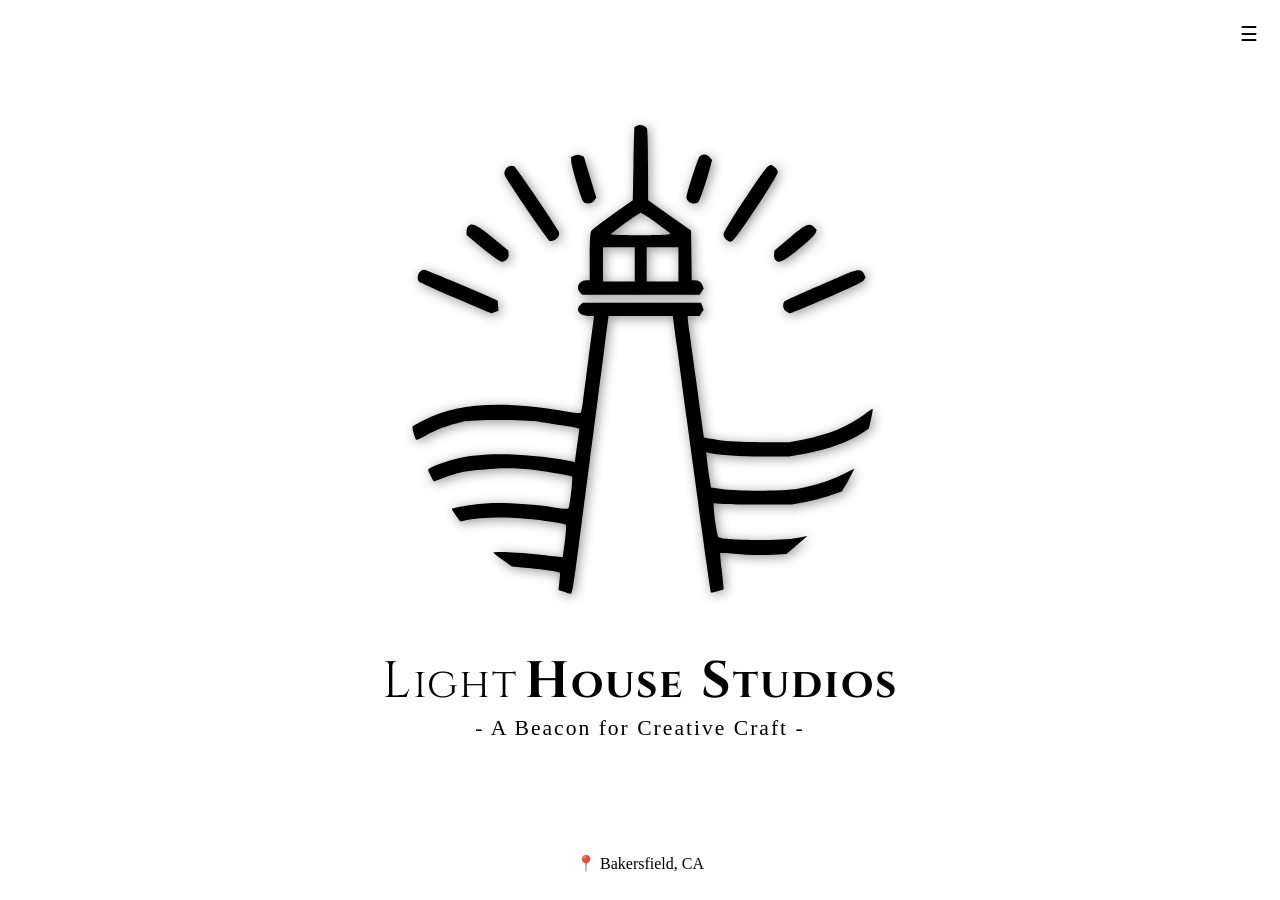
<file: index.html>
<!DOCTYPE html>
<html lang="en">
    <head>
        <meta property="og:type" content="website">
        <meta property="og:site_name" content="LightHouse Studios">
        <meta property="og:title" content="LightHouse Studios - Modern Web Designs">
        <meta property="og:description" content="Lighthouse Studios builds fast, modern websites for growing businesses. Clean design and strategic web presence in California and beyond.">
        <meta property="og:url" content="https://lighthousewebstudio.com/">
        <meta property="og:image:width" content="1200">
        <meta property="og:image:height" content="630">
        <meta property="og:image" content="https://lighthousewebstudio.com/images/og-image.png">
        <meta property="og:image:alt" content="An outline of a lighthouse emitting light with waves in the background's bottom.">
        <meta property="twitter:card" content="summary_large_image">
        <meta charset="utf8">
        <meta name="viewport" content="width=device-width,initial-scale=1.0">
        <meta name="description" content="LightHouse Studios builds fast, modern websites for growing businesses. Clean design, professional structure, and strategic web presence in California and beyond.">
        <script src="script.js" defer></script>
        <link rel="stylesheet" href="style.css">
        <link rel="canonical" href="https://lighthousewebstudio.com">
        <link rel="icon" href="./images/LH_Main_Favicon.svg" type="image/svg+xml">
        <title>LightHouse Studios - Modern Web Designs</title>
    </head>
    <body>
        <header>
            <nav class="menu">
                <button type="button" class="menu-btn" aria-haspopup="true" aria-expanded="false" aria-controls="menu-panel">
                    <span class="sr-only">Open menu</span>
                    &#9776;
                </button>
                <div class="menu-panel" id="menu-panel" role="menu">
                    <a role="menuitem" href="./index.html">Home</a>
                    <a role="menuitem" href="./about.html">About</a>
                    <a role="menuitem" href="./portfolio.html">Portfolio</a>
                    <a role="menuitem" href="./services.html">Services</a>
                    <a role="menuitem" href="./contact.html">Contact</a>
                </div>
            </nav>
        </header>
        <main>
            <div class="brand">
                <img src="./images/LH_Main.svg">
                <h2 class="title-text">
                    <div class="LightHouse">
                        <span id="light"><span id="capL">L</span>ight</span>
                        <span id="house"><span id="capH">H</span>ouse</span>
                    </div>
                    <div class="Studios"><span id="capS">S</span>tudios</div>
                </h2>
                <p class="subtitle-text">- A Beacon for Creative Craft -</p>
            </div>
            <p class="location">📍 Bakersfield, CA</p>
        </main>
        <!-- <footer>    
            <p class="location">📍 Bakersfield, CA</p>
            <ul class="icons">
                <li>F</li>
                <li>I</li>
                <li>X</li>
                <li>G</li>
            </ul>
        </footer> -->
    </body>
</html>
</file>
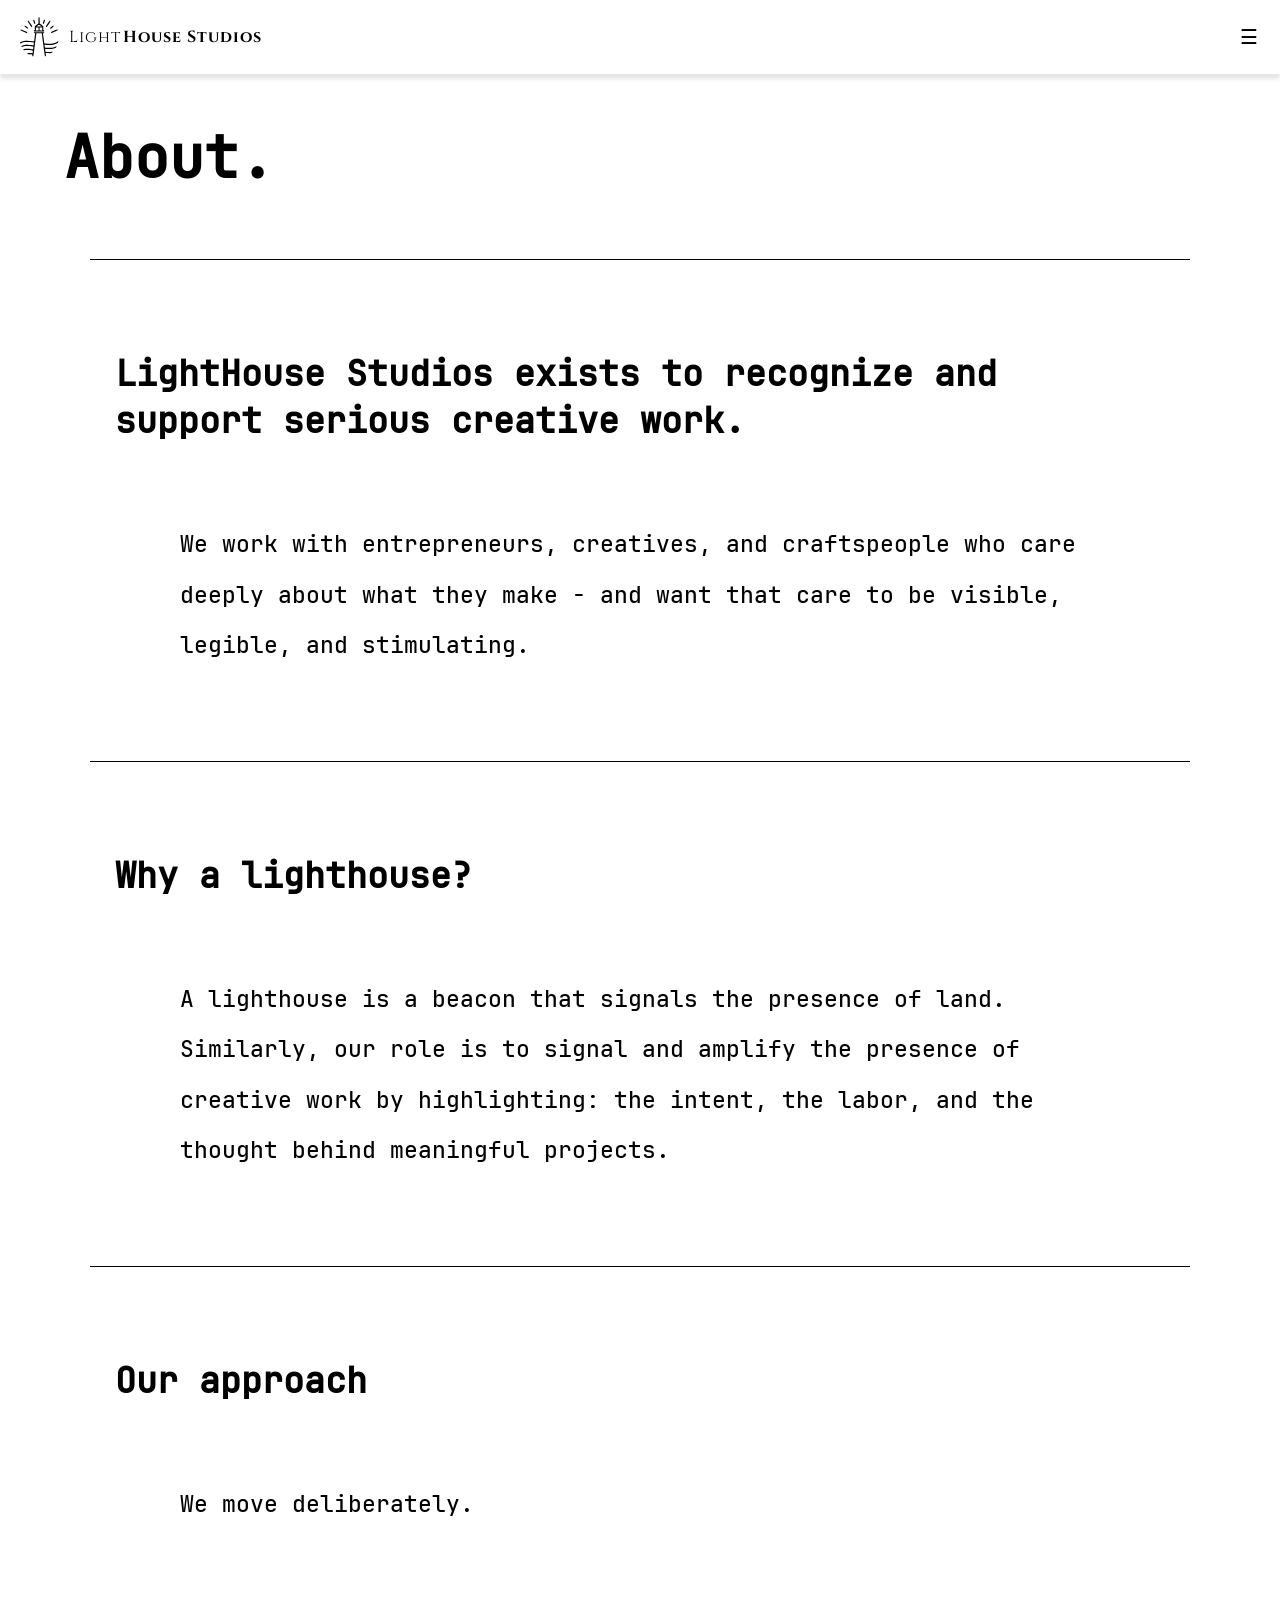
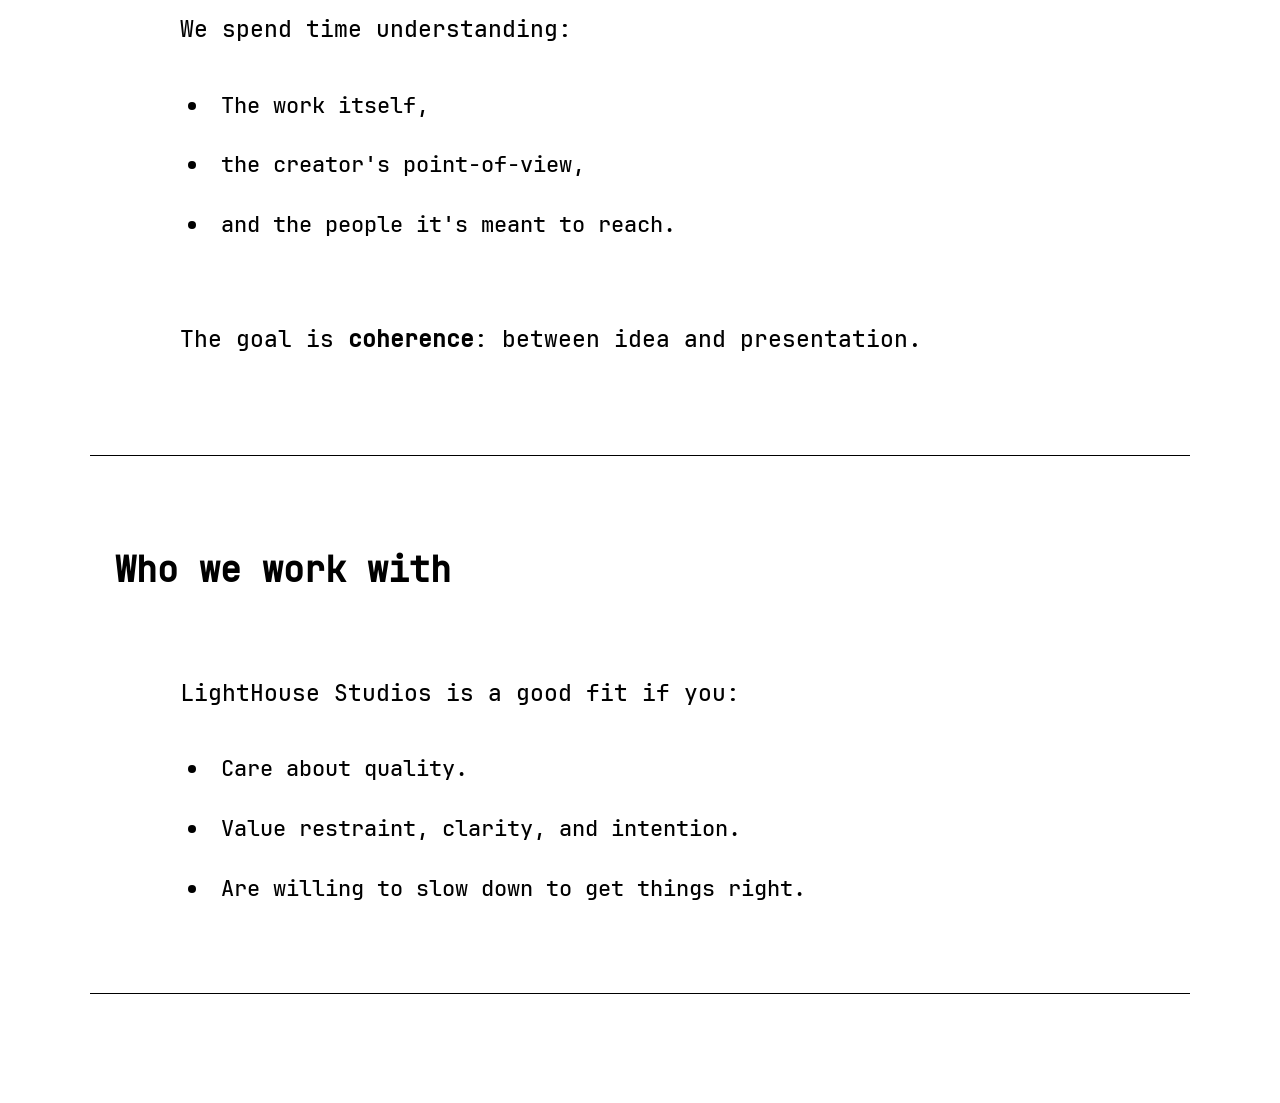
<file: about.html>
<!DOCTYPE html>
<html lang="en">
    <head>
        <meta property="og:type" content="website">
        <meta property="og:site_name" content="LightHouse Studios">
        <meta property="og:title" content="About | LightHouse Studios">
        <meta property="og:description" content="Learn about LightHouse Studios and our mission to craft intentional, high-performing websites that help businesses stand out online.">
        <meta property="og:url" content="https://lighthousewebstudio.com/about">
        <meta property="og:image:width" content="1200">
        <meta property="og:image:height" content="630">
        <meta property="og:image" content="https://lighthousewebstudio.com/images/og-image.png">
        <meta property="og:image:alt" content="An outline of a lighthouse emitting light with waves in the background's bottom.">
        <meta property="twitter:card" content="summary_large_image">
        <meta charset="utf8">
        <meta name="viewport" content="width=device-width,initial-scale=1.0">
        <meta name="description" content="Learn about LightHouse Studios and our mission to craft intentional, high-performing websites that help businesses stand out online.">
        <script src="about_script.js" defer></script>
        <link rel="stylesheet" href="about_style.css">
        <link rel="canonical" href="https://lighthousewebstudio.com/about">
        <link rel="icon" href="./images/LH_Main_Favicon.svg" type="image/svg+xml">
        <title>About | LightHouse Studios</title>
    </head>
    <body>
        <header>
            <div class="brand">
                <img src="./images/LH_Main.svg">
                <h4><div><span id="light">Light</span><span id="house">House</span></div> Studios</h4>
            </div>
            <nav class="menu">
                <button type="button" class="menu-btn" aria-haspopup="true" aria-expanded="false" aria-controls="menu-panel">
                    <span class="sr-only">Open menu</span>
                    &#9776;
                </button>
                <div class="menu-panel" id="menu-panel" role="menu">
                    <a role="menuitem" href="./index.html">Home</a>
                    <a role="menuitem" href="./about.html">About</a>
                    <a role="menuitem" href="./portfolio.html">Portfolio</a>
                    <a role="menuitem" href="./services.html">Services</a>
                    <a role="menuitem" href="./contact.html">Contact</a>
                </div>
            </nav>
        </header>
        <main>
            <h1>About.</h1>
            <div class="text-section">
                <div class="introPar">
                    <h3>LightHouse Studios exists to recognize and support serious creative work.</h3>
                    <p>We work with entrepreneurs, creatives, and craftspeople who care deeply about what they make - and want that care to be visible, legible, and stimulating.</p>
                </div>
                <div class="whyPar">
                    <h3>Why a lighthouse?</h3>
                    <p>A lighthouse is a beacon that signals the presence of land. Similarly, our role is to signal and amplify the presence of creative work by highlighting: the intent, the labor, and the thought behind meaningful projects. </p>
                </div>
                <div class="approachPar">
                    <h3>Our approach</h3>
                    <p>We move deliberately.</p>
                    <p>We spend time understanding:</p>
                    <ul>
                        <li>The work itself,</li>
                        <li>the creator's point-of-view,</li>
                        <li>and the people it's meant to reach.</li>
                    </ul>
                    <p>The goal is <b>coherence</b>: between idea and presentation.</p>
                </div>
                <div class="workWithPar">
                    <h3>Who we work with</h3>
                    <p>LightHouse Studios is a good fit if you:</p>
                    <ul>
                        <li>Care about quality.</li>
                        <li>Value restraint, clarity, and intention.</li>
                        <li>Are willing to slow down to get things right.</li>
                    </ul>
                </div>
            </div>
        </main>
    </body>
</html>
</file>
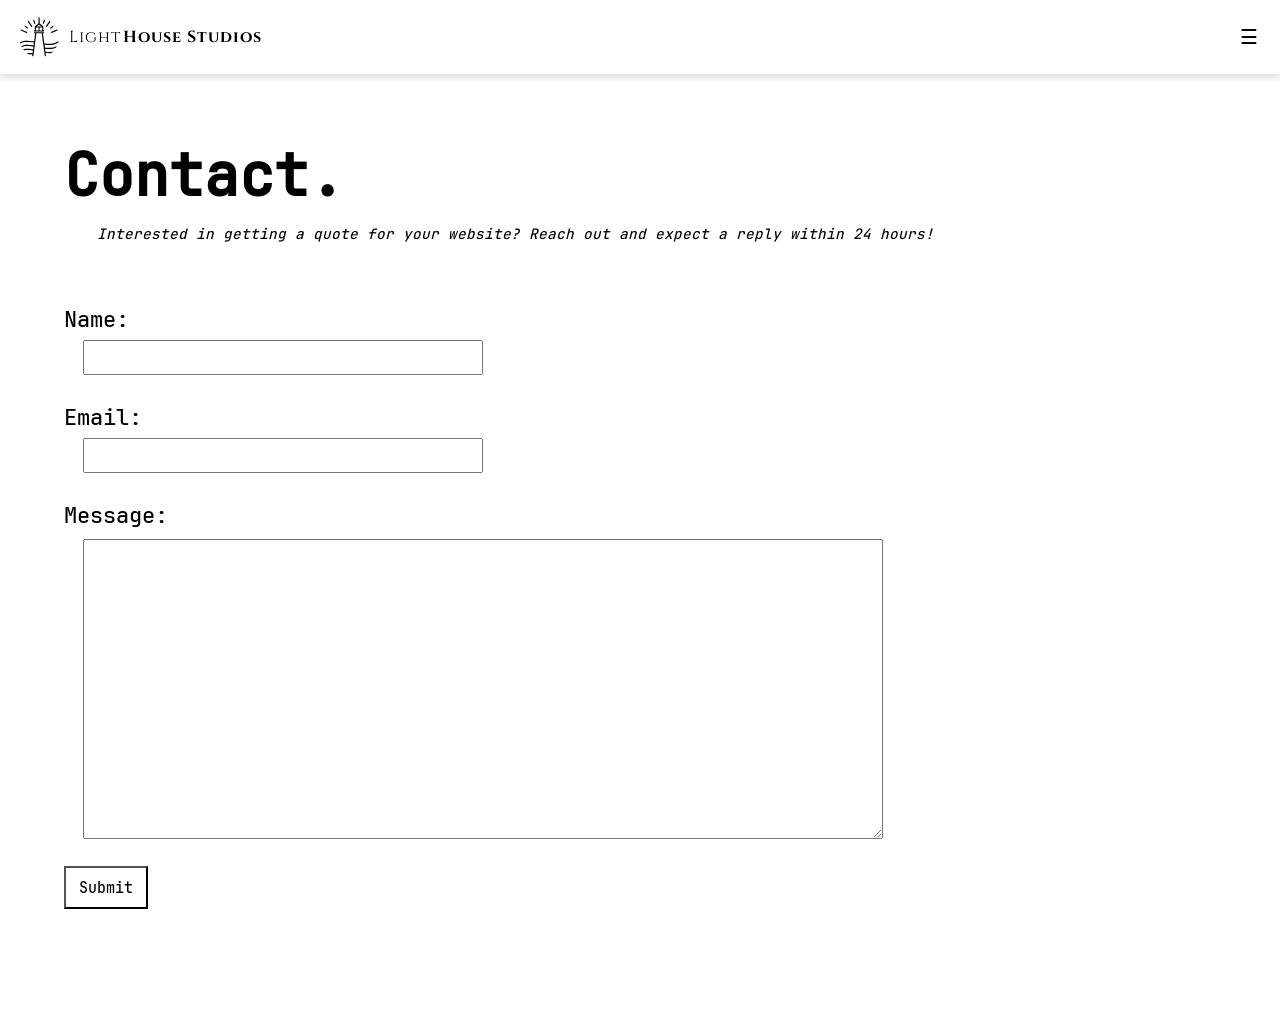
<file: contact.html>
<!DOCTYPE html>
<html lang="en">
    <head>
        <meta property="og:type" content="website">
        <meta property="og:site_name" content="LightHouse Studios">
        <meta property="og:title" content="Contact | LightHouse Studios">
        <meta property="og:description" content="Ready to launch your website? Contact LightHouse Studios to discuss your project and start building your online presence today.">
        <meta property="og:url" content="https://lighthousewebstudio.com/">
        <meta property="og:image:width" content="1200">
        <meta property="og:image:height" content="630">
        <meta property="og:image" content="https://lighthousewebstudio.com/images/og-image.png">
        <meta property="og:image:alt" content="An outline of a lighthouse emitting light with waves in the background's bottom.">
        <meta property="twitter:card" content="summary_large_image">
        <meta charset="utf8">
        <meta name="viewport" content="width=device-width,initial-scale=1.0">
        <meta name="description" content="Ready to launch your website? Contact LightHouse Studios to discuss your project and start building your online presence today.">
        <script src="contact_script.js" defer></script>
        <link rel="stylesheet" href="contact_style.css">
        <link rel="canonical" href="https://lighthousewebstudio.com/contact">
        <link rel="icon" href="./images/LH_Main_Favicon.svg">
        <title>Contact | LightHouse Studios</title>
    </head>
    <body>
        <header>
            <div class="brand">
                <img src="./images/LH_Main.svg">
                <h4><div><span id="light">Light</span><span id="house">House</span></div> Studios</h4>
            </div>
            <nav class="menu">
                <button type="button" class="menu-btn" aria-haspopup="true" aria-expanded="false" aria-controls="menu-panel">
                    <span class="sr-only">Open menu</span>
                    &#9776;
                </button>
                <div class="menu-panel" id="menu-panel" role="menu">
                    <a role="menuitem" href="./index.html">Home</a>
                    <a role="menuitem" href="./about.html">About</a>
                    <a role="menuitem" href="./portfolio.html">Portfolio</a>
                    <a role="menuitem" href="./services.html">Services</a>
                    <a role="menuitem" href="./contact.html">Contact</a>
                </div>
            </nav>
        </header>
        <main>
            <div class="contact-title">
                <h1>Contact.</h1>
                <small>Interested in getting a quote for your website? Reach out and expect a reply within 24 hours!</small>
            </div>
            <form id="contact-form" method="POST">
                <div class="contact-name">
                    <label for="name">Name:</label>
                    <input type="text" id="name" name="client-name" required>
                </div>
                <div class="contact-email">
                    <label for="email">Email:</label>
                    <input type="email" id="email" name="client-email" required>
                </div>
                <input name="website" autocomplete="off" tabindex="-1" style="display:none" />
                <div class="contact-message">
                    <label for="message">Message:</label>
                    <textarea id="message" name="client-message" required></textarea>
                </div>
                <button type="submit">Submit</button>
            </form>
            <p id="form-status"></p>
        </main>
    </body>
</html>
</file>
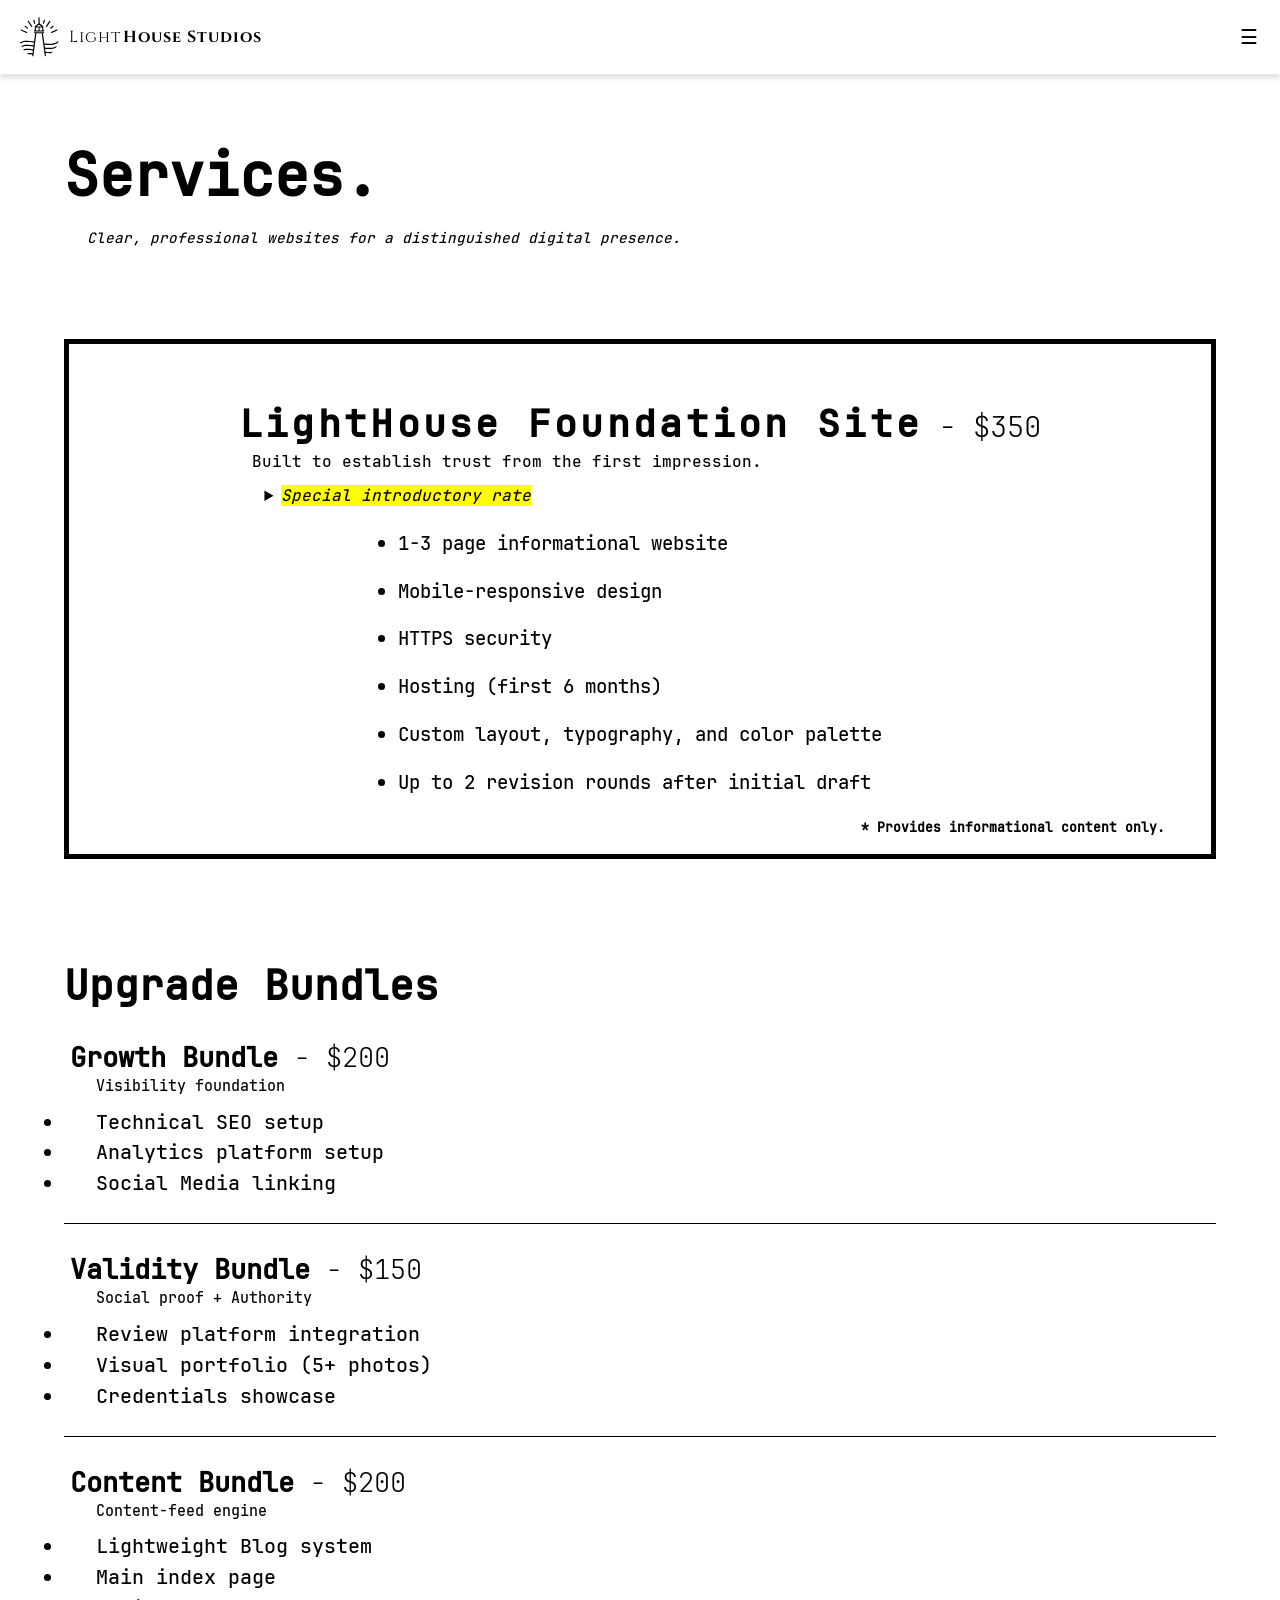
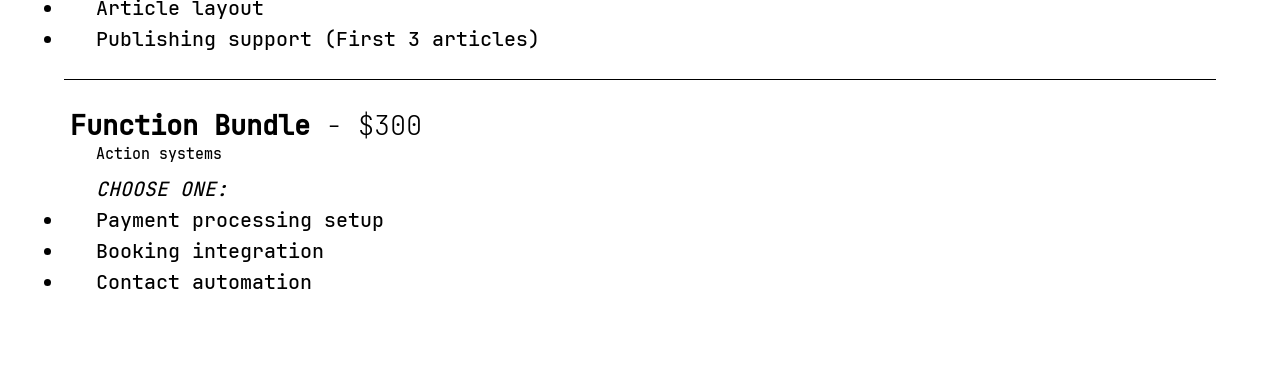
<file: services.html>
<!DOCTYPE html>
<html lang="en">
    <head>
        <meta property="og:type" content="website">
        <meta property="og:site_name" content="LightHouse Studios">
        <meta property="og:title" content="Web Design Services | LightHouse Studios">
        <meta property="og:description" content="Professional web design services including custom websites, performance optimization, and scalable solutions for small businesses ready to grow.">
        <meta property="og:url" content="https://lighthousewebstudio.com/services">
        <meta property="og:image:width" content="1200">
        <meta property="og:image:height" content="630">
        <meta property="og:image" content="https://lighthousewebstudio.com/images/og-image.png">
        <meta property="og:image:alt" content="An outline of a lighthouse emitting light with waves in the background's bottom.">
        <meta property="twitter:card" content="summary_large_image">
        <meta charset="utf8">
        <meta name="viewport" content="width=device-width,initial-scale=1.0">
        <meta name="description" content="Professional web design services including custom websites, performance optimization, and scalable solutions for small businesses ready to grow.">
        <script src="serv_script.js" defer></script>
        <link rel="stylesheet" href="serv_style.css">
        <link rel="canonical" href="https://lighthousewebstudio.com/services">
        <link rel="icon" href="./images/LH_Main_Favicon.svg">
        <title>Web Design Services | LightHouse Studios</title>
    </head>
    <body>
        <header>
            <div class="brand">
                <img src="./images/LH_Main.svg">
                <h4><div><span id="light">Light</span><span id="house">House</span></div> Studios</h4>
            </div>
            <nav class="menu">
                <button type="button" class="menu-btn" aria-haspopup="true" aria-expanded="false" aria-controls="menu-panel">
                    <span class="sr-only">Open menu</span>
                    &#9776;
                </button>
                <div class="menu-panel" id="menu-panel" role="menu">
                    <a role="menuitem" href="./index.html">Home</a>
                    <a role="menuitem" href="./about.html">About</a>
                    <a role="menuitem" href="./portfolio.html">Portfolio</a>
                    <a role="menuitem" href="./services.html">Services</a>
                    <a role="menuitem" href="./contact.html">Contact</a>
                </div>
            </nav>
        </header>
        <main>
            <div class="services-title">
                <h1>Services.</h1>
                <p>Clear, professional websites for a distinguished digital presence.</p>
            </div>
            <section class="foundation">
                <div class="foundation-title">
                    <h2><span id="foundation-title-main">LightHouse Foundation Site</span> <span id="foundation-price">- $350</span></h2>
                    <small id="foundation-title-submain">Built to establish trust from the first impression.</small>
                    <small id="special-rate">
                        <details>
                            <summary>
                                <mark><i>Special introductory rate</i></mark>
                            </summary>
                            <i><b>Available for a limited time while we build our portfolio.</b></i>
                        </details>
                    </small>
                </div>
                <ul class="foundation-list">
                    <li>1-3 page informational website</li>
                    <li>Mobile-responsive design</li>
                    <li>HTTPS security</li>
                    <li>Hosting (first 6 months)</li>
                    <li>Custom layout, typography, and color palette</li>
                    <li>Up to 2 revision rounds after initial draft</li>
                </ul>
                <div class="foundation-caveats">
                    <!-- <p><b>* Client provides written content and images.</b></p> -->
                    <p><b>* Provides informational content only.</b></p>
                </div>
            </section>
            <section class="bundles">
                <h2>Upgrade Bundles</h2>
                <div class="growth-bundle">
                    <div class="bundle-title">
                        <h3>Growth Bundle <span class="bundle-price">- $200</span></h3>
                        <small>Visibility foundation</small>
                    </div>
                    <ul>
                        <li>Technical SEO setup</li>
                        <li>Analytics platform setup</li>
                        <li>Social Media linking</li>
                    </ul>
                </div>
                <div class="cred-bundle">
                    <div class="bundle-title">
                        <h3>Validity Bundle <span class="bundle-price">- $150</span></h3>
                        <small>Social proof + Authority</small>
                    </div>
                    <ul>
                        <li>Review platform integration</li>
                        <li>Visual portfolio (5+ photos)</li>
                        <li>Credentials showcase</li>
                    </ul>
                </div>
                <div class="content-bundle">
                    <div class="bundle-title">
                        <h3>Content Bundle <span class="bundle-price">- $200</span></h3>
                        <small>Content-feed engine</small>
                    </div>
                    <ul>
                        <li>Lightweight Blog system</li>
                        <li>Main index page</li>
                        <li>Article layout</li>
                        <li>Publishing support (First 3 articles)</li>
                    </ul>
                </div>
                <div class="function-bundle">
                    <div class="bundle-title">
                        <h3>Function Bundle <span class="bundle-price">- $300</span></h3>
                        <small>Action systems</small>
                    </div>
                    <ul>
                        <p>Choose one:</p>
                        <li>Payment processing setup</li>
                        <li>Booking integration</li>
                        <li>Contact automation</li>
                    </ul>
                </div>
            </section>
        </main>
    </body>
</html>
</file>
<file: style.css>
@font-face {
    font-family: 'Cinzel';
    src: url('./Fonts/Ancient/Cinzel-VariableFont_wght.ttf')
}
@font-face {
    font-family: 'JetBrains';
    src: url('./Fonts/JetBrainsMono/JetBrainsMono-Medium.ttf');
}

* {
    padding: 0px;
    margin: 0px;
    box-sizing: border-box;
}

:root, html {
    font-size: 16px;
}

body {
    position: relative;
    min-height: 100vh;
    height: 100%;

    display: flex;
    flex-flow: column nowrap;
    justify-content: flex-start;
    align-items: center;
}

header {
    align-self: stretch;
    padding: calc(5px + 1vh);

    display: flex;
    justify-content: flex-end;
    align-items: center;
} header:hover {
    box-shadow: 0px 5px 2px rgba(0,0,0,0.1);
    transition: 1s;
} header nav {
    position: relative;

    display: flex;
    flex-flow: column nowrap;
    justify-content: flex-end;
    align-items: center;
} header nav .sr-only {
    position: absolute;
    width: 1px;
    height: 1px;
    padding: 0px;
    margin: -1px;
    overflow: hidden;
    clip: rect(0, 0, 0, 0);
    white-space: nowrap;
    border: 0px;
} header nav button {
    align-self: flex-end;
    padding: 8px;

    display: flex;
    justify-content: center;
    align-items: center;

    background-color: transparent;
    border: none;
    cursor: pointer;
    font-size: 20px;
} header nav button:focus-visible {
    outline: 2px solid currentColor;
    outline-offset: 4px;
} header nav .menu-panel {
    position: absolute;
    top: calc(100% + 10px);
    right: 0;
    min-width: 180px;
    padding: 10px;

    display: grid;
    gap: 6px;

    background: white;
    border: 1px solid rgba(0,0,0,0.12);
    border-radius: 14px;
    box-shadow: 
                0 1px 0 rgba(0, 0, 0, 0.05),
                0 8px 20px rgba(0, 0, 0, 0.04);
        /* 0 12px 30px rgba(0,0,0,0.12); */
    opacity: 0;
    pointer-events: none;
    transform: translateY(-6px);
    transition: opacity 160ms ease, transform 160ms ease;
    z-index: 5
} header nav .menu-panel a {
    font-family: 'JetBrains';
    text-decoration: none;
} header nav .menu-panel a:hover, header nav .menu-panel a:focus-visible {
    background: rgba(0,0,0,0.06);
    outline: none;
}
.menu.open .menu-panel {
    opacity: 1;
    transform: translateY(0);
    pointer-events: auto;
}

main {
    align-self: stretch;
    flex: 1 0 auto;
    
    display: flex;
    flex-flow: column nowrap;
    justify-content: center;
    align-items: center;
    gap: calc(50px + 7vh);
} .brand {
    display: flex;
    flex-flow: column nowrap;
    justify-items: center;
    align-items: center;

    /* animation */
    opacity: 0;
    transform: translateY(6px);
    animation: FadeIn 900ms ease-out forwards;
    animation-delay: 520ms;
} .brand .title-text {
    display: flex;
    gap: calc(10px + 0.55vw);

    font-family: 'Cinzel';
    font-size: calc(2rem + 0.75vw);
    letter-spacing: 2px;
} .brand .title-text .LightHouse {
    display: flex;
    flex-flow: row nowrap;
    gap: calc(3px + 0.35vw);
} .brand #light {
    font-weight: 100;
    letter-spacing: calc(1px + 0.05vw);
} #capL {
    font-size: calc(2rem + 1.5vw);
} .brand #house {
    font-weight: 700;
} #capH {
    font-size: calc(2rem + 1.5vw);
} .brand .title-text .Studios {

} #capS {
    font-size: calc(2rem + 1.5vw);
} .brand .subtitle-text {
    font-size: calc(0.75rem + 0.75vw);
    letter-spacing: 2px;
} .brand img {
    width: 600px;
    height: auto;
    transform: translateY(-10px);
    filter: drop-shadow(2px 2px 6px rgba(0,0,0,0.42));
            /* drop-shadow(1px 1px 4px rgba(0,0,0,0.28)); */
}

@keyframes FadeIn {
    to {
        opacity: 1;
        transform: translateY(0);
    }
}

/* footer {
    align-self: center;
    margin-top: calc(25px + 5vh);

    display: flex;
    justify-content: center;
    align-items: center;
} .location {
    margin-left: calc(50px + 1.5vw);
    font-size: calc(0.75rem + 0.5vw);
}  */

/* When adding social media links... */

/* .icons {
    margin-right: calc(50px + 1.5vw);

    display: flex;
    justify-content: space-around;
    gap: calc(2px + 0.5vw);

    font-size: calc(0.75rem + 0.5vw);
} .icons li {
    list-style-type: none;
} */

@media (max-width: 600px) {
    /* Nav Bar */
    header {
        padding: 0px;
    } .menu-btn {
        margin-right: 3vw;
    } header nav .menu-panel {
        top: 90%;
    }
    

    /* Body */
    .brand img {
        max-width: 100%;
        width: 80%;
        transform: translateY(-18px);
        filter: drop-shadow(2px 2px 6px rgba(0,0,0,0.42));
                /* drop-shadow(2px 2px 4px rgba(0,0,0,0.28)); */
    }
    .brand .title-text {
        font-size: calc(1rem + 1.55vw);
    } #capL, #capH, #capS {
        font-size: calc(1.25rem + 1.55vw);
    } .brand .subtitle-text {
        font-size: calc(0.55rem + 0.55vw);
        letter-spacing: 1.5px;
    }

    /* Footer */
    /* footer {
        flex: 0 0 auto;
        margin-top: calc(20px + 12vh);

        flex-flow: column nowrap;
        justify-content: center;
        align-items: center;
        gap: calc(20px + 5vh);  
    }  */

    /* When adding social media links... */
    /* .location {
        order: 2;
    } .icons {
        order: 1;
    } .location, .icons {
        margin: auto;
    } */
}

@media (prefers-reduced-motion: reduce) {
    .brand{ animation: none; opacity: 1; transform: none; }
}
</file>
<file: about_style.css>
@font-face {
    font-family: 'Cinzel';
    src: url('./Fonts/Ancient/Cinzel-VariableFont_wght.ttf')
}
@font-face {
    font-family: 'JetBrains';
    src: url('./Fonts/JetBrainsMono/JetBrainsMono-Medium.ttf');
}

* {
    padding: 0px;
    margin: 0px;
    box-sizing: border-box;
}

:root, html {
    font-size: 16px;
}

body {
    min-height: 100vh;
    height: 100%;

    display: flex;
    flex-flow: column nowrap;
    justify-content: flex-start;
    align-items: center;
}

header {
    align-self: stretch;
    padding: calc(5px + 1vh);
    position: sticky;
    top: 0;

    display: flex;
    justify-content: space-between;
    align-items: center;

    background-color: white;
    box-shadow: 0px 5px 4px rgba(0,0,0,0.1);
    z-index: 1000;
} header:hover {
    box-shadow: 0px 5px 4px rgba(0,0,0,0.2);
    transition: 1s;
} header .brand {
    align-self: flex-start;

    display: flex;
    justify-content: center;
    align-items: center;
    gap: 5px;
} header .brand img {
    width: 50px;
} header .brand h4 {
    display: flex;
    gap: 5px;

    font-family: 'Cinzel';
    letter-spacing: 1px;
} header .brand h4 div {
    display: flex;
    gap: 2px;
} header .brand h4 #light {
    font-weight: 100;
} header nav {
    position: relative;

    display: flex;
    flex-flow: column nowrap;
    justify-content: flex-end;
    align-items: center;
} header nav .sr-only {
    position: absolute;
    width: 1px;
    height: 1px;
    padding: 0px;
    margin: -1px;
    overflow: hidden;
    clip: rect(0, 0, 0, 0);
    white-space: nowrap;
    border: 0px;
} header nav button {
    align-self: flex-end;
    padding: 8px;

    display: flex;
    justify-content: center;
    align-items: center;

    background-color: transparent;
    border: none;
    cursor: context-menu;
    font-size: 20px;
} header nav button:focus-visible {
    outline: 2px solid currentColor;
    outline-offset: 4px;
} header nav .menu-panel {
    position: absolute;
    top: calc(100% + 10px);
    right: 0;
    min-width: 180px;
    padding: 10px;

    display: grid;
    gap: 6px;

    background: white;
    border: 1px solid rgba(0,0,0,0.12);
    border-radius: 14px;
    box-shadow: 0 12px 30px rgba(0,0,0,0.12);
    opacity: 0;
    pointer-events: none;
    transform: translateY(-6px);
    transition: opacity 160ms ease, transform 160ms ease;
} header nav .menu-panel a {
    font-family: 'JetBrains';
    text-decoration: none;
} header nav .menu-panel a:hover, header nav .menu-panel a:focus-visible {
    background: rgba(0,0,0,0.06);
    outline: none;
}
.menu.open .menu-panel {
    opacity: 1;
    transform: translateY(0);
    pointer-events: auto;
}

main {
    align-self: stretch;
    flex: 1 0 auto;
    padding: 5vh 5vw;

    display: flex;
    flex-flow: column nowrap;
    justify-content: flex-start;
    align-items: flex-start;
    /* gap: clamp(20px, 2vh, 40px); */
} main h1 {
    font-family: 'JetBrains';
    font-size: calc(2rem + 2vw);
} .text-section {
    align-self: stretch;
    flex: 1 0 auto;
    padding: 5vw 2vw;

    display: flex;
    flex-flow: column nowrap;
    justify-content: flex-start;
    align-items: center;
} .text-section h3 {
    max-width: 1200px;
    font-family: 'JetBrains';
    font-size: calc(1rem + 1.5vw);
} .text-section p {
    margin-left: 65px;
    width: clamp(100px, 90%, 950px);

    line-height: calc(1.75rem + 2.5vh);
    font-family: 'JetBrains';
    font-size: calc(1rem + 0.55vw);
} .text-section ul {
    margin-top: -2.5rem;
    margin-left: 95px;

    display: flex;
    flex-flow: column nowrap;
    justify-content: flex-start;
    align-items: flex-start;
    gap: calc(1rem + 1.55vh);
} .text-section ul li {
    font-family: 'JetBrains';
    font-size: calc(1rem + 0.5vw);
    text-indent: calc(10px + 0.1vw);
} .text-section div {
    align-self: stretch;
    flex: 1 0 auto;
    padding: clamp(5vh, 90px, 12vh) 2vw;
    
    display: flex;
    flex-flow: column nowrap;
    justify-content: center;
    align-items: flex-start;
    gap: clamp(75px, 2vh, 85px);

    border-bottom: 1px solid black;
} .introPar {
    border-top: 1px solid black;
} .introPar p, .whyPar p {
    align-self: flex-start;
    text-align: start;
}

@media (max-width: 720px) {
    main h1 {
        margin-bottom: clamp(20px, 1.5vh, 30px);
    } .text-section {
        padding: clamp(3vh,30px,15vh) 2vw;
    } .text-section div {
        padding: 8vh 4vw;

        gap: clamp(40px, 2vh, 55px);
    } .text-section p {
        margin-left: 15px;
        font-size: calc(0.75rem + 0.75vw);
    } .text-section ul {
        margin-left: 20px;
    } .text-section ul li {
        margin-left: 15px;
        font-size: calc(0.75rem + 0.75vw);
    }
    .introPar, .whyPar {
        gap: clamp(30px, 2vh, 40px);
        line-height: calc(1.25rem + 0.25vh);
    }
    .approachPar ul {
        margin-top: 0.5vh;
    }
    .workWithPar ul {
        margin-top: -1.1vh;
    }
}

@media (min-height: 1200px) {
    main h1 {
        font-size: calc(2rem + 2vw);
    } .text-section {
        align-self: stretch;
        flex: 1 0 auto;
        padding: clamp(3vh,100px,15vh) 2vw;

        display: flex;
        flex-flow: column nowrap;
        justify-content: flex-start;
        align-items: flex-start;
    } .text-section h3 {
        font-family: 'JetBrains';
        font-size: calc(1rem + 2vw);
    } .text-section p {
        margin-left: 65px;
        width: clamp(100px, 90%, 950px);

        /* line-height: clamp(1.25rem, 1.75vh, 1.75rem); */
        font-family: 'JetBrains';
        font-size: calc(1rem + 0.85vw);
    } .text-section ul {
        margin-left: 95px;

        display: flex;
        flex-flow: column nowrap;
        justify-content: flex-start;
        align-items: flex-start;
        gap: clamp(10px, 1.55vh, 25px);
    } .text-section ul li {
        font-family: 'JetBrains';
        font-size: calc(1rem + 0.5vw);
        text-indent: calc(10px + 0.1vw);
    } .text-section div {
        align-self: stretch;
        flex: 1 0 auto;
        padding: clamp(5vh, 90px, 12vh) 2vw;
        
        display: flex;
        flex-flow: column nowrap;
        justify-content: center;
        align-items: flex-start;
        gap: clamp(75px, 2vh, 85px);

        border-bottom: 1px solid black;
    } .introPar {
        border-top: 1px solid black;
    } .introPar p, .whyPar p {
        align-self: flex-start;
        text-align: start;
    }
}
</file>
<file: contact_style.css>
@font-face {
    font-family: 'Cinzel';
    src: url('./Fonts/Ancient/Cinzel-VariableFont_wght.ttf')
}
@font-face {
    font-family: 'JetBrains';
    src: url('./Fonts/JetBrainsMono/JetBrainsMono-Medium.ttf');
}
@font-face {
    font-family: 'JetBrains_Light';
    src: url('./Fonts/JetBrainsMono/JetBrainsMono-Light.ttf');
}
@font-face {
    font-family: 'JetBrains_XLight';
    src: url('./Fonts/JetBrainsMono/JetBrainsMono-ExtraLight.ttf');
}

* {
    padding: 0px;
    margin: 0px;
    box-sizing: border-box;
}

:root, html {
    font-size: 16px;
}

body {
    min-height: 100vh;
    height: 100%;

    display: flex;
    flex-flow: column nowrap;
    justify-content: flex-start;
    align-items: center;
}

header {
    align-self: stretch;
    padding: calc(5px + 1vh);
    position: sticky;
    top: 0;

    display: flex;
    justify-content: space-between;
    align-items: center;

    background-color: white;
    box-shadow: 0px 5px 4px rgba(0,0,0,0.1);
    z-index: 1000;
} header:hover {
    box-shadow: 0px 5px 4px rgba(0,0,0,0.2);
    transition: 1s;
} header .brand {
    align-self: flex-start;

    display: flex;
    justify-content: center;
    align-items: center;
    gap: 5px;
} header .brand img {
    width: 50px;
} header .brand h4 {
    display: flex;
    gap: 5px;

    font-family: 'Cinzel';
    letter-spacing: 1px;
} header .brand h4 div {
    display: flex;
    gap: 2px;
} header .brand h4 #light {
    font-weight: 100;
} header nav {
    position: relative;

    display: flex;
    flex-flow: column nowrap;
    justify-content: flex-end;
    align-items: center;
} header nav .sr-only {
    position: absolute;
    width: 1px;
    height: 1px;
    padding: 0px;
    margin: -1px;
    overflow: hidden;
    clip: rect(0, 0, 0, 0);
    white-space: nowrap;
    border: 0px;
} header nav button {
    align-self: flex-end;
    padding: 8px;

    display: flex;
    justify-content: center;
    align-items: center;

    background-color: transparent;
    border: none;
    cursor: context-menu;
    font-size: 20px;
} header nav button:focus-visible {
    outline: 2px solid currentColor;
    outline-offset: 4px;
} header nav .menu-panel {
    position: absolute;
    top: calc(100% + 10px);
    right: 0;
    min-width: 180px;
    padding: 10px;

    display: grid;
    gap: 6px;

    background: white;
    border: 1px solid rgba(0,0,0,0.12);
    border-radius: 14px;
    box-shadow: 0 12px 30px rgba(0,0,0,0.12);
    opacity: 0;
    pointer-events: none;
    transform: translateY(-6px);
    transition: opacity 160ms ease, transform 160ms ease;
} .menu-panel a {
    font-family: 'JetBrains';
    text-decoration: none;
} .menu-panel a:hover, .menu-panel a:focus-visible {
    background: rgba(0,0,0,0.06);
    outline: none;
}
.menu.open .menu-panel {
    opacity: 1;
    transform: translateY(0);
    pointer-events: auto;
}

main {
    align-self: stretch;
    flex: 1 0 auto;
    padding: 7vh 5vw;

    display: flex;
    flex-flow: column nowrap;
    justify-content: flex-start;
    align-items: flex-start;
    gap: calc(1rem + 5vh);
} main * {
    font-family: 'JetBrains';
}

.contact-title {
    display: flex;
    flex-flow: column nowrap;
    justify-content: flex-start;
    align-items: flex-start;
    gap: calc(10px + 0.1vh);
} .contact-title h1 {
    font-size: calc(2rem + 2vw);
} .contact-title small {
    font-size: calc(0.5rem + 0.5vw);
    font-style: italic;
    text-indent: calc(20px + 1vw);
}

form {
    /* align-self: stretch; */

    display: flex;
    flex-flow: column nowrap;
    justify-content: flex-start;
    align-items: flex-start;
    gap: calc(1rem + 1.25vh);
}
form div {
    /* align-self: stretch; */

    display: flex;
    flex-flow: column nowrap;
    gap: calc(0.25rem + 0.25vh);
} form label {
    font-size: calc(1rem + 0.5vw);
} form input {
    /* flex: 1 0 auto; */
    margin-left: 1.5vw;
    padding: calc(2px + 0.1vh);
    width: 400px;

    font-size: calc(0.75rem + 0.75vh);
    letter-spacing: 1.5px;
} form textarea {
    flex: 1 0 300px;
    margin-top: 0.25vh;
    margin-left: 1.5vw;
    padding: calc(15px + 0.2vh);
    width: 800px;

    font-size: calc(0.75rem + 0.75vh);
    letter-spacing: 1.5px;
} 

form button {
    background-color: white;

    font-size: calc(0.75rem + 0.25vw);
    padding: 1vh 1vw;
}

form button:hover {
    box-shadow: 1px 1px 3px black;
    /* transition: 1s; */
}

@media(max-width: 720px) {
    form input {
        width: 250px;
        letter-spacing: 0.75px;
    }
    form textarea {
        flex: 1 0 200px;
        width: 300px;

        font-size: calc(0.5rem + 0.75vh);
        letter-spacing: 0.75px;
    }
}
</file>
<file: serv_style.css>
@font-face {
    font-family: 'Cinzel';
    src: url('./Fonts/Ancient/Cinzel-VariableFont_wght.ttf')
}
@font-face {
    font-family: 'JetBrains';
    src: url('./Fonts/JetBrainsMono/JetBrainsMono-Medium.ttf');
}
@font-face {
    font-family: 'JetBrains_Light';
    src: url('./Fonts/JetBrainsMono/JetBrainsMono-Light.ttf');
}
@font-face {
    font-family: 'JetBrains_XLight';
    src: url('./Fonts/JetBrainsMono/JetBrainsMono-ExtraLight.ttf');
}

* {
    padding: 0px;
    margin: 0px;
    box-sizing: border-box;
}

:root, html {
    font-size: 16px;
}

body {
    min-height: 100vh;
    height: 100%;

    display: flex;
    flex-flow: column nowrap;
    justify-content: flex-start;
    align-items: center;
}

header {
    align-self: stretch;
    padding: calc(5px + 1vh);
    position: sticky;
    top: 0;

    display: flex;
    justify-content: space-between;
    align-items: center;

    background-color: white;
    box-shadow: 0px 5px 4px rgba(0,0,0,0.1);
    z-index: 1000;
} header:hover {
    box-shadow: 0px 5px 4px rgba(0,0,0,0.2);
    transition: 1s;
} header .brand {
    align-self: flex-start;

    display: flex;
    justify-content: center;
    align-items: center;
    gap: 5px;
} header .brand img {
    width: 50px;
} header .brand h4 {
    display: flex;
    gap: 5px;

    font-family: 'Cinzel';
    letter-spacing: 1px;
} header .brand h4 div {
    display: flex;
    gap: 2px;
} header .brand h4 #light {
    font-weight: 100;
} header nav {
    position: relative;

    display: flex;
    flex-flow: column nowrap;
    justify-content: flex-end;
    align-items: center;
} header nav .sr-only {
    position: absolute;
    width: 1px;
    height: 1px;
    padding: 0px;
    margin: -1px;
    overflow: hidden;
    clip: rect(0, 0, 0, 0);
    white-space: nowrap;
    border: 0px;
} header nav button {
    align-self: flex-end;
    padding: 8px;

    display: flex;
    justify-content: center;
    align-items: center;

    background-color: transparent;
    border: none;
    cursor: context-menu;
    font-size: 20px;
} header nav button:focus-visible {
    outline: 2px solid currentColor;
    outline-offset: 4px;
} header nav .menu-panel {
    position: absolute;
    top: calc(100% + 10px);
    right: 0;
    min-width: 180px;
    padding: 10px;

    display: grid;
    gap: 6px;

    background: white;
    border: 1px solid rgba(0,0,0,0.12);
    border-radius: 14px;
    box-shadow: 0 12px 30px rgba(0,0,0,0.12);
    opacity: 0;
    pointer-events: none;
    transform: translateY(-6px);
    transition: opacity 160ms ease, transform 160ms ease;
} .menu-panel a {
    font-family: 'JetBrains';
    text-decoration: none;
} .menu-panel a:hover, .menu-panel a:focus-visible {
    background: rgba(0,0,0,0.06);
    outline: none;
}
.menu.open .menu-panel {
    opacity: 1;
    transform: translateY(0);
    pointer-events: auto;
}

main {
    align-self: stretch;
    flex: 1 0 auto;
    padding: 7vh 5vw;

    display: flex;
    flex-flow: column nowrap;
    justify-content: space-around;
    align-items: flex-start;
    gap: calc(1rem + 2vh);
} main * {
    font-family: 'JetBrains';
}

.services-title {
    margin-bottom: calc(40px + 2vh);

    display: flex;
    flex-flow: column nowrap;
    justify-content: flex-start;
    align-items: flex-start;
    gap: calc(10px + 0.5vh);
} .services-title h1 {
    font-size: calc(2rem + 2vw);
} .services-title p {
    font-size: calc(0.5rem + 0.5vw);
    font-style: italic;
    text-indent: calc(10px + 1vw);
}

.foundation {
    align-self: stretch;
    padding: 6vh 2vw 2vh 2vw;

    display: flex;
    flex-flow: column nowrap;
    justify-content: flex-start;
    align-items: center;
    gap: calc(10px + 1.5vh);

    border: 5px solid black;
    font-size: calc(1rem + 0.25vw);
} .foundation-title {
    display: flex;
    flex-flow: column nowrap;
    justify-content: flex-start;
    align-items: flex-start;
} .foundation-title h2 {
    margin-bottom: 0.25vh;

    text-align: center;
} #foundation-title-main {
    font-size: calc(2rem + 0.5vw);
    letter-spacing: calc(2px + 0.1vw);
} .foundation-title #foundation-price {
    font-family: 'JetBrains_XLight','JetBrains_Light','JetBrains';
    font-weight: 100;
} #foundation-title-submain {
    margin-left: 1vw;
} #special-rate {
    align-self: flex-start;
    margin-top: 1.5vh;
    
    font-style: italic;
    text-indent: 1.5vw;
} #special-rate details {
    font-size: 1rem;
    text-indent: 2vw;
} #special-rate summary {
    cursor: pointer;
} .foundation-list {
    align-self: center;

    display: flex;
    flex-flow: column nowrap;
    justify-content: center;
    align-items: flex-start;
    gap: calc(15px + 0.75vh);
} .foundation-list li {
    align-self: flex-start;
    /* text-indent: 20px; */
} .foundation-caveats {
    align-self: flex-end;
    margin-right: 20px;

    display: flex;
    flex-flow: column nowrap;
    justify-content: flex-start;
    align-items: flex-start;
    gap: calc(5px + 0.25vh);

    font-size: calc(12px + 0.1vw);
}

.bundles {
    align-self: stretch;
    margin-top: calc(20px + 5vh);
} .bundles h2 {
    font-size: calc(1.75rem + 1vw);
} .bundles > div{
    padding: 3vh 0;

    display: flex;
    flex-flow: column nowrap;
    justify-content: center;
    align-items: flex-start;
    gap: calc(0.5rem + 0.5vh);

    border-bottom: 1px solid black;
} .bundle-title {
    display: flex;
    flex-flow: column nowrap;
    justify-content: center;
    align-items: flex-start;
}.bundle-title h3 {
    font-size: calc(1.25rem + 0.55vw);
    text-indent: 0.5vw;
}  .bundle-title h3 .bundle-price {
    font-family: 'JetBrains_XLight';
    font-weight: 100;
} .bundle-title small {
    font-size: calc(0.75rem + 0.25vw);
    text-indent: 2.5vw;
} .bundles ul {
    display: flex;
    flex-flow: column nowrap;
    justify-content: center;
    align-items: flex-start;
    gap: calc(0.25rem + 0.1vh);

    font-size: calc(0.95rem + 0.35vw);
    text-indent: 2.5vw;
} .bundles .function-bundle {
    border-bottom: none;
} 
.function-bundle p {
    text-transform:uppercase;
    font-style:italic;
}

@media(max-width: 720px) {
    main {
        justify-content: flex-start;
        gap: 1rem;
    }
    .services-title {
        margin-bottom: calc(20px + 1vh);
    } .services-title p {
        font-size: calc(0.5rem + 0.75vw);
    }
    .foundation {
        padding: 4vh 1vw;
    } .foundation-title {
        margin-bottom: calc(0.25rem + 0.5vh);

        gap: calc(15px + 0.5vh);
    } .foundation-title h2 {
        text-align: center;
    } .foundation-title #foundation-title-submain {
        width: clamp(200px, 80%, 375px);
        margin: 0 auto;
        text-align: center;
    } .foundation-title i {
        font-size: calc(0.75rem + 0.25vw);
    } .foundation-list {
        max-width: 250px;
        font-size: calc(0.75rem + 0.55vw);
    } .foundation-list li {
        margin-left: calc(10px + 0.25vw);
    }
    .bundles li {
        margin-left: calc(1rem + 0.5vw);
    }
}
</file>
